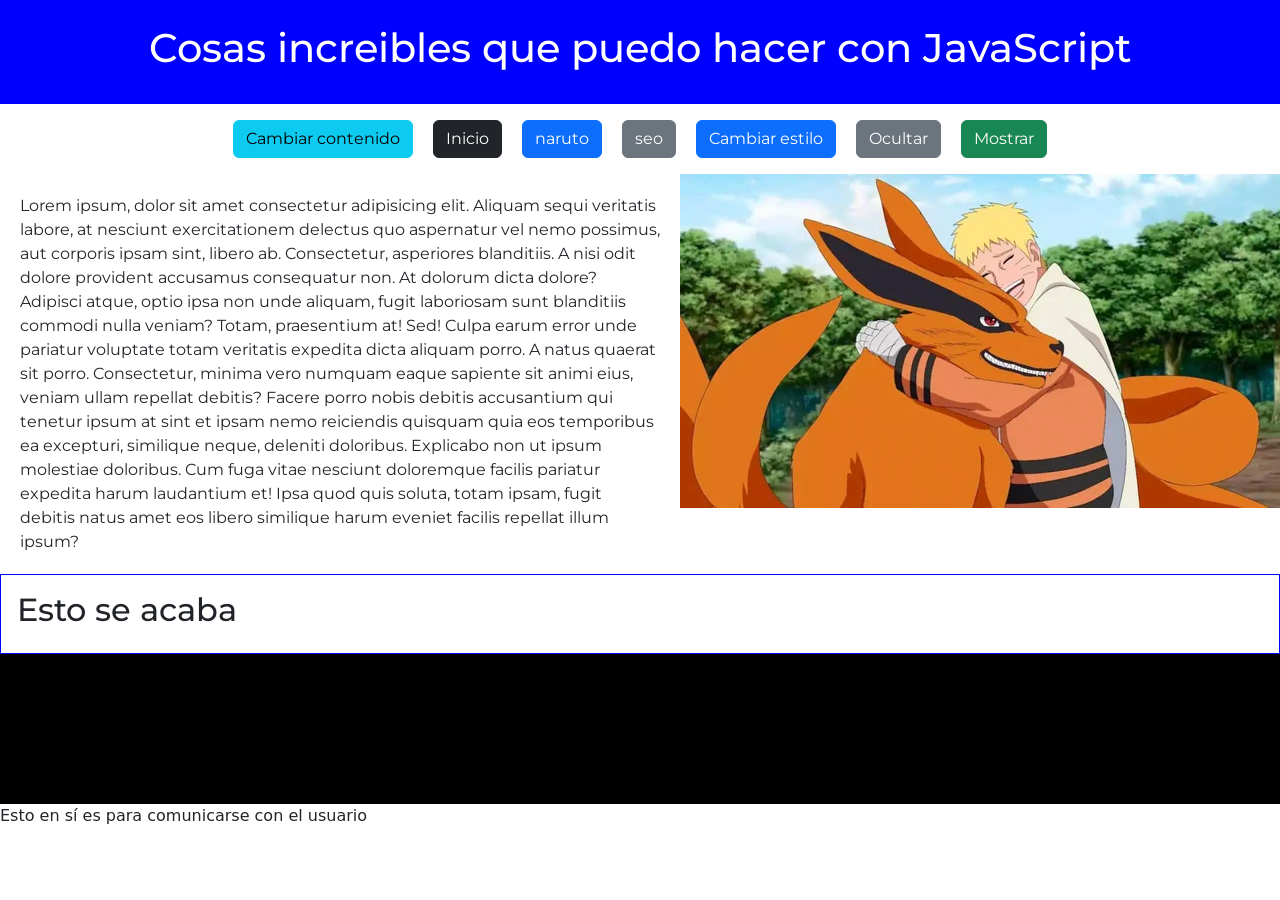
<file: index.html>
<!DOCTYPE html>
<html lang="en">

<head>
  <meta charset="UTF-8">
  <meta name="viewport" content="width=device-width, initial-scale=1.0">
  <link href="https://cdn.jsdelivr.net/npm/bootstrap@5.3.8/dist/css/bootstrap.min.css" rel="stylesheet"
    integrity="sha384-sRIl4kxILFvY47J16cr9ZwB07vP4J8+LH7qKQnuqkuIAvNWLzeN8tE5YBujZqJLB" crossorigin="anonymous">

  <link rel="stylesheet" href="estilos.css">
  <title>Document</title>
</head>

<body>

  <header>

    <h1> Cosas increibles que puedo hacer con JavaScript</h1>

  </header>

  <section class="botonera">

    <button type="button" class="btn btn-info"
      onclick="document.getElementById('parrafo').innerHTML ='flipa y reflipa'">Cambiar contenido</button>

    <!-- Onclick getElementById es un metodo, Suna funcion -->

    <button type="button" class="btn btn-dark" onclick="window.location.reload()">Inicio</button>


    <button type="button" class="btn btn-primary"
      onclick="document.querySelector('.foto').src='img/Naruto_et_Kurama.webp'">naruto</button>
    <button type="button" class="btn btn-secondary"
      onclick="document.querySelector('.foto').src='img/despacho-factoria-del-seo.jpg'">seo</button>

    <button type="button" class="btn btn-primary" onclick="document.querySelector('header').style.background='black'">Cambiar estilo</button>
    <!-- <button type="button" class="btn btn-secondary" onclick="document.querySelector('.otraseccion').style.display='none'">Ocultar</button>
    <button type="button" class="btn btn-success"onclick="document.querySelector('.otraseccion').style.display='block'"></button>>Mostrar</button> -->

    <button type="button" class="btn btn-secondary" onclick="document.querySelector('.otraseccion').style.visibility='hidden'">Ocultar</button>
    <button type="button" class="btn btn-success"onclick="document.querySelector('.otraseccion').style.visibility='visible'">Mostrar</button>
  </section>
  <section class="texto">

    <p id="parrafo">Lorem ipsum, dolor sit amet consectetur adipisicing elit. Aliquam sequi veritatis labore, at
      nesciunt exercitationem delectus quo aspernatur vel nemo possimus, aut corporis ipsam sint, libero ab.
      Consectetur, asperiores blanditiis.
      A nisi odit dolore provident accusamus consequatur non. At dolorum dicta dolore? Adipisci atque, optio ipsa non
      unde aliquam, fugit laboriosam sunt blanditiis commodi nulla veniam? Totam, praesentium at! Sed!
      Culpa earum error unde pariatur voluptate totam veritatis expedita dicta aliquam porro. A natus quaerat sit porro.
      Consectetur, minima vero numquam eaque sapiente sit animi eius, veniam ullam repellat debitis?
      Facere porro nobis debitis accusantium qui tenetur ipsum at sint et ipsam nemo reiciendis quisquam quia eos
      temporibus ea excepturi, similique neque, deleniti doloribus. Explicabo non ut ipsum molestiae doloribus.
      Cum fuga vitae nesciunt doloremque facilis pariatur expedita harum laudantium et! Ipsa quod quis soluta, totam
      ipsam, fugit debitis natus amet eos libero similique harum eveniet facilis repellat illum ipsum?</p>

    <div class="imagen">
      <img class="foto" src="img/Naruto_et_Kurama.webp" alt="abrazo-naruto-kurama">
    </div>


  </section>

  <div class="otraseccion">

    <h2> Esto se acaba</h2>
  </div>

  <footer>

  </footer>


<script src="scripts.js"></script>

</body>

</html>
</file>
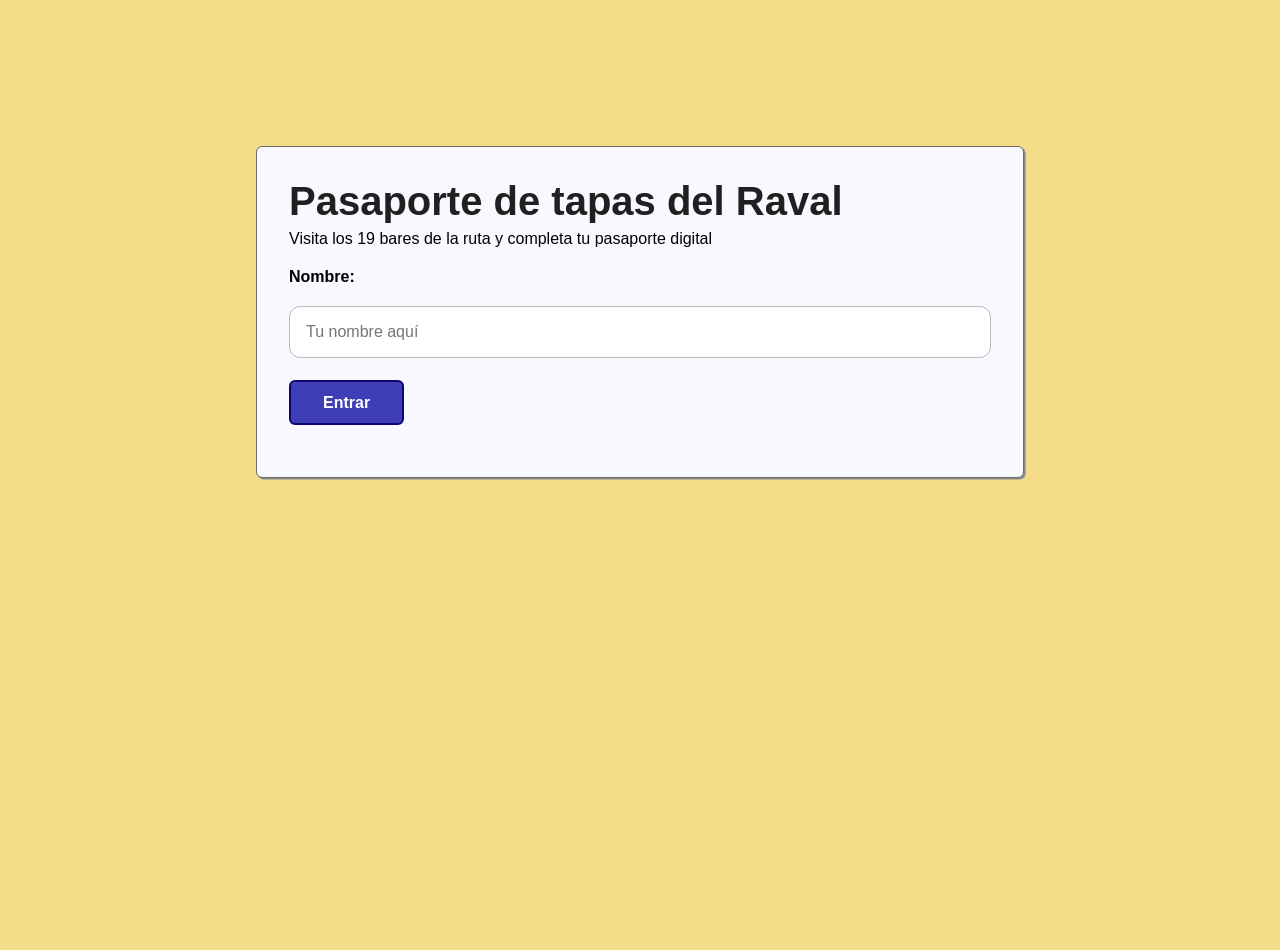
<file: 20260714-pasaporte-bares/index.html>
<!DOCTYPE html>
<html lang="es-ES">

<head>
  <meta charset="UTF-8">
  <meta name="viewport" content="width=device-width, initial-scale=1.0">
  <title>BARES</title>
  <link rel="stylesheet" href="estilos.css">
</head>

<body>

  <main>
    <!-- seccion de acceso  -->

    <section id="acceso">


      <h1>Pasaporte de tapas del Raval</h1>
      <p>Visita los 19 bares de la ruta y completa tu pasaporte digital</p>
      <label for="nombre">Nombre:</label>
      <input type="text" id="nombre" placeholder="Tu nombre aquí">
      <button id="btn-entrar">Entrar</button>
      <p id="mensajeAcceso"></p>
    </section>

    <section id="pasaporte">
      <header>
        <h2 id="saludo"></h2>
        <p class="" id="progreso"></p>
        <div class="barra">
          <div class="barraProgreso"></div>
        </div>
        <p id="estadoPasaporte"></p>
      </header>

      <section id="listaBares"></section>
      <p id="mensajeSello"></p>
    </section>

  </main>


  <script src="scripts.js"></script>

</body>

</html>
</file>
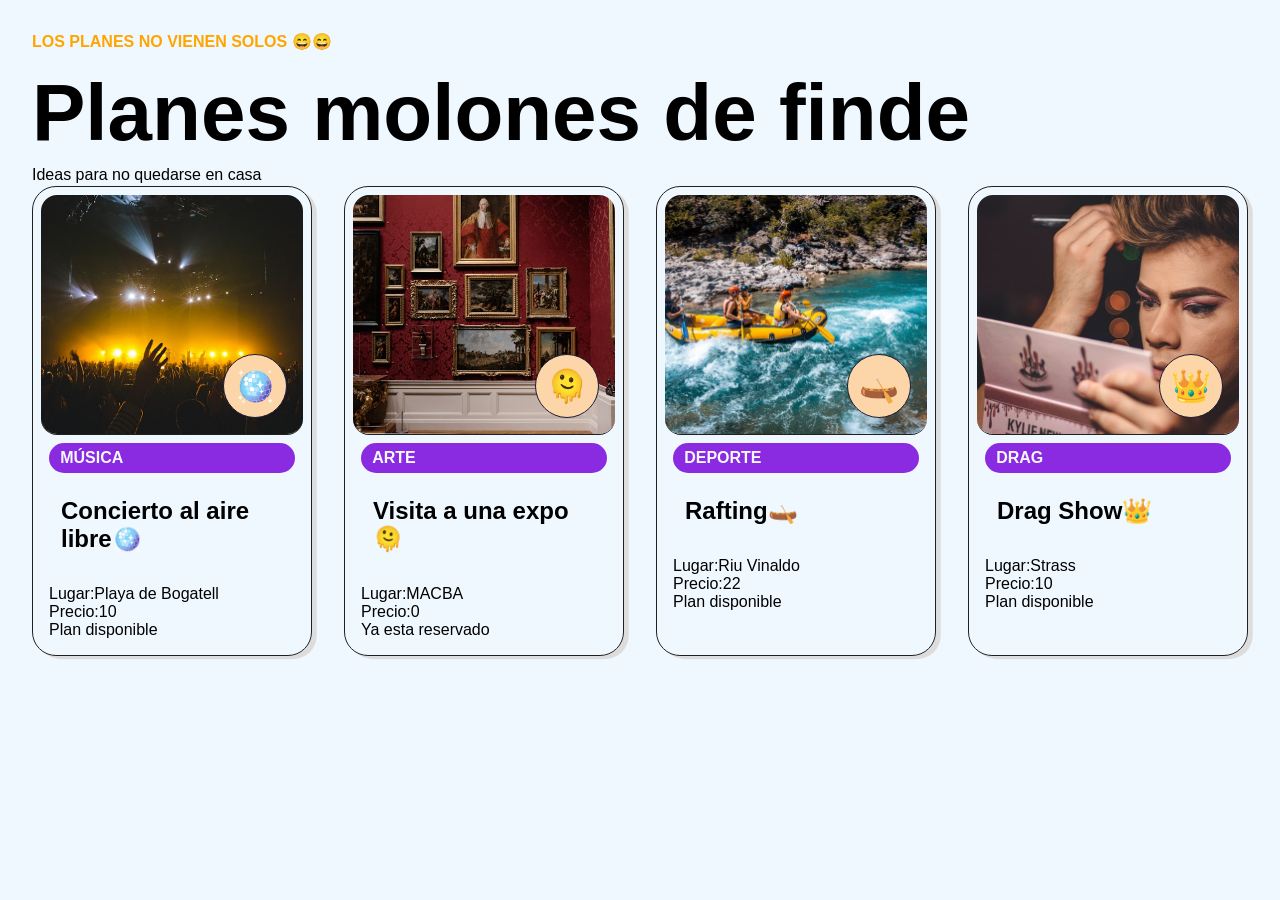
<file: 20260716-planes/index.html>
<!DOCTYPE html>
<html lang="es-ES">
<head>
    <meta charset="UTF-8">
    <meta name="viewport" content="width=device-width, initial-scale=1.0">
    <title>Planes Molones</title>
    <link rel="stylesheet" href="estilos.css">
</head>
<body>

    <header>
        <p class="miniTitulo"> Los planes no vienen solos 😄😄</p>
        <h1>Planes molones de finde</h1>
        <p>Ideas para no quedarse en casa</p>
    </header>
    <main>
        <section id="listaPlanes"></section>
    </main>



    <script src="script.js"></script>
    
</body>
</html>
</file>
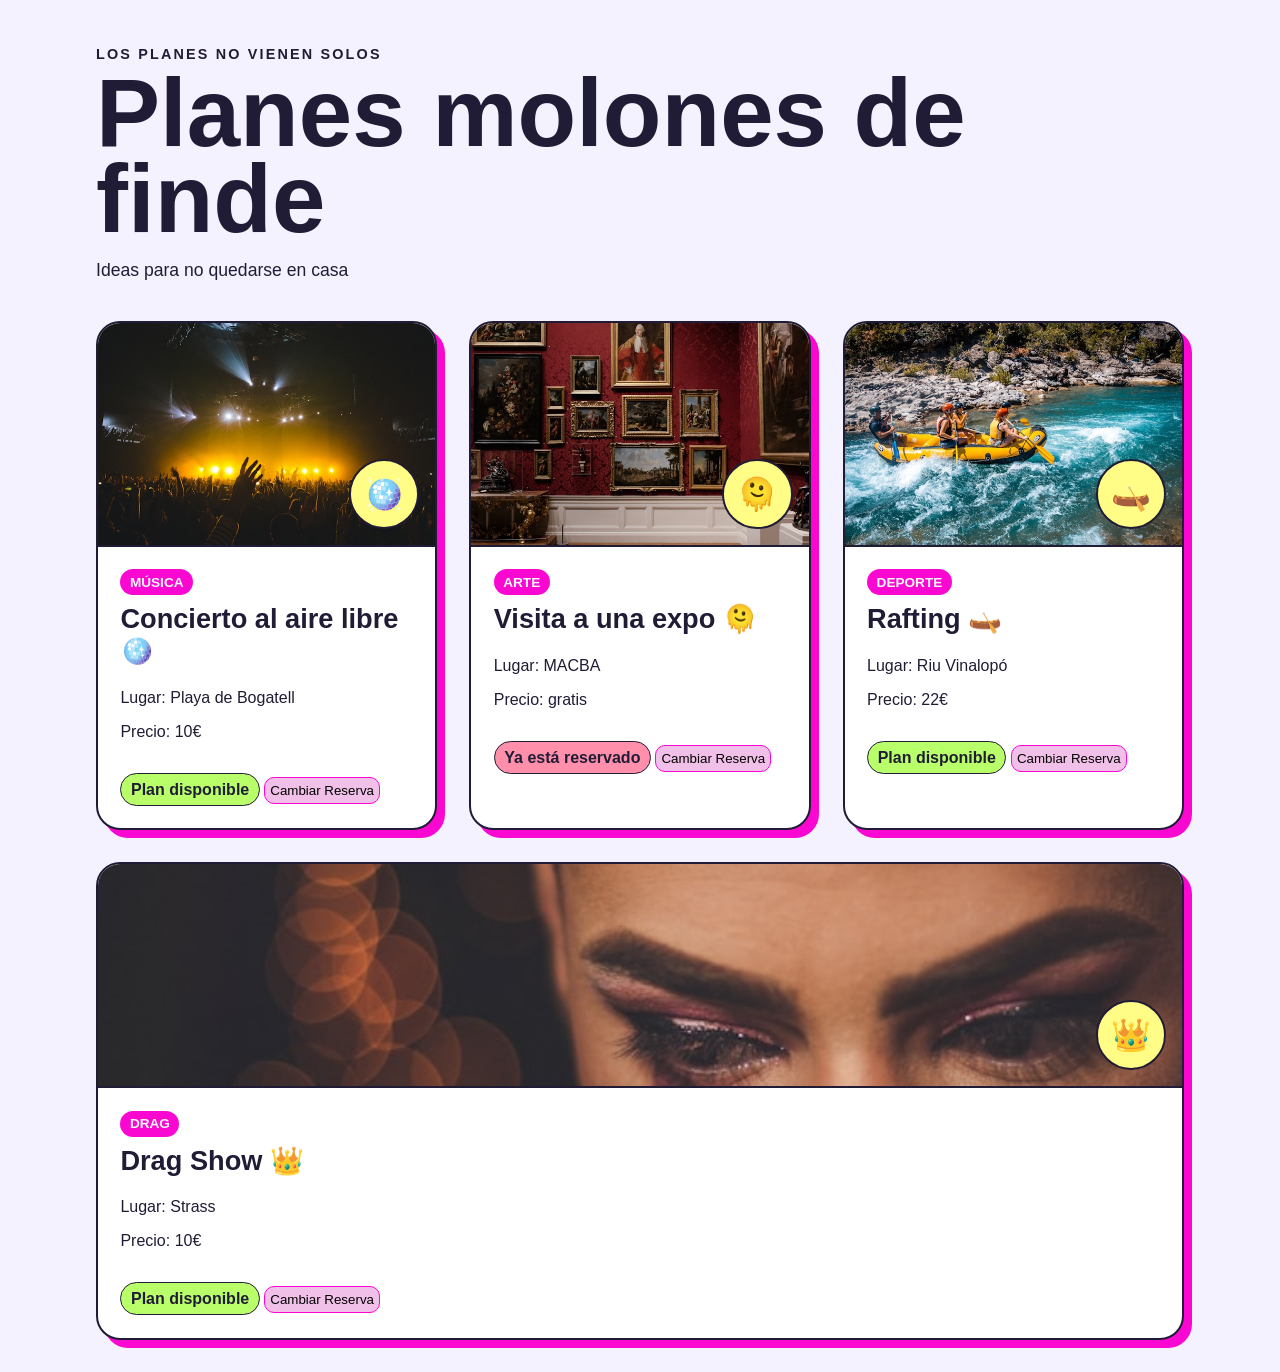
<file: 260716_planes_estilos_maria/index.html>
<!DOCTYPE html>
<html lang="en">
<head>
    <meta charset="UTF-8">
    <meta name="viewport" content="width=device-width, initial-scale=1.0">
    <link rel="stylesheet" href="estilos.css">
    <title>Planes molones</title>
</head>
<body>
    <header>
        <p class="miniTitulo">Los planes no vienen solos </p>
        <h1>Planes molones de finde</h1>
        <p>Ideas para no quedarse en casa </p>
    </header>
    <main>
        <section id="listaPlanes"></section>
    </main>


    <script src="planes.js"></script>
</body>
</html>
</file>
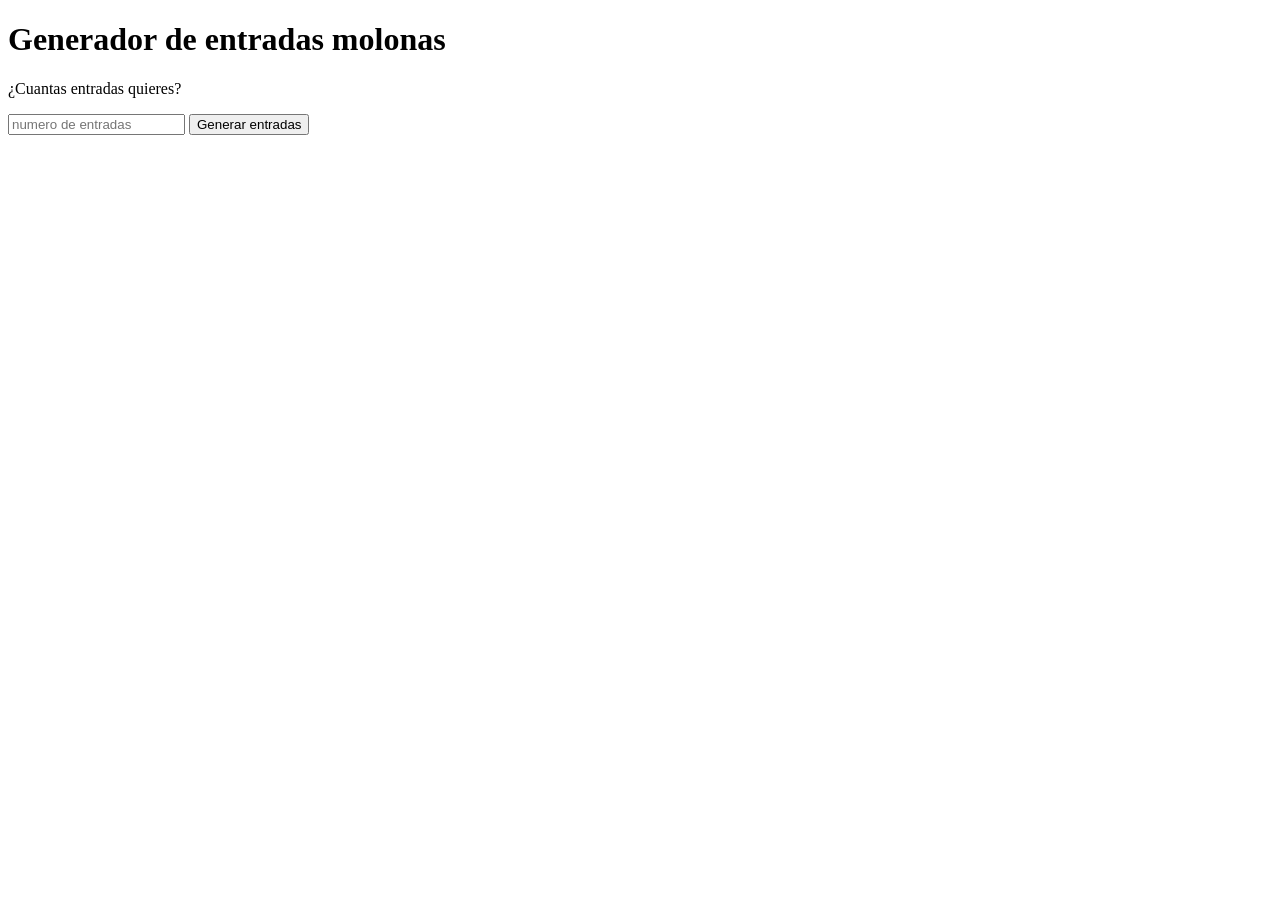
<file: ejercicios-clase/20260710_bucles_entradas/index.html>
<!DOCTYPE html>
<html lang="es-ES">

<head>
  <meta charset="UTF-8">
  <meta name="viewport" content="width=device-width, initial-scale=1.0">
  <title>Entradas molonas</title>
  <!-- Añadir estilos si lo quiero retocar luego -->
</head>

<body>

  <main>

      <h1> Generador de entradas molonas</h1>
      <p>¿Cuantas entradas quieres?</p>
      <input type="text" id="cantidadEntradas" placeholder="numero de entradas">
      <button id="btnGenerar">Generar entradas</button>
      <div class="mensaje"></div>

  </main>




  <script src="scripts.js"></script>

</body>

</html>
</file>
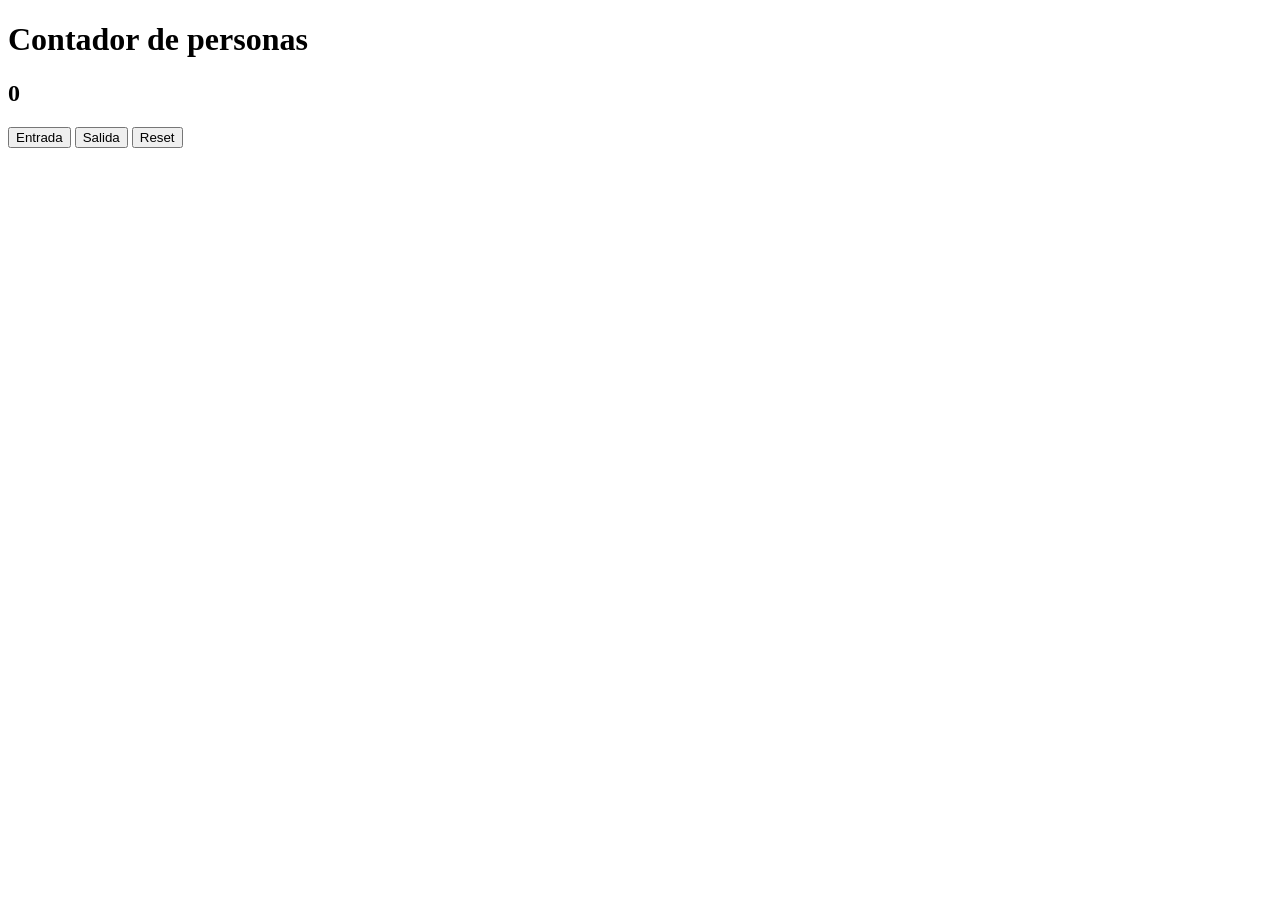
<file: ejercicios-clase/260708/index.html>
<!DOCTYPE html>
<html lang="en">

<head>
  <meta charset="UTF-8">
  <meta name="viewport" content="width=device-width, initial-scale=1.0">
  <link rel="stylesheet" href="estilos.css">
  <title>Contador</title>
</head>

<body>
  <main>
    <h1>Contador de personas</h1>
    <h2 id="contador">0</h2>
    <div class="botonera">
      <button id="btn-entrada">Entrada</button>
      <button id="btn-salida">Salida</button>

      <button id="btn-reset">Reset</button>

      <h3 id="mensaje"></h3>

    </div>
  </main>


  <script src="contador.js"></script>
</body>

</html>
</file>
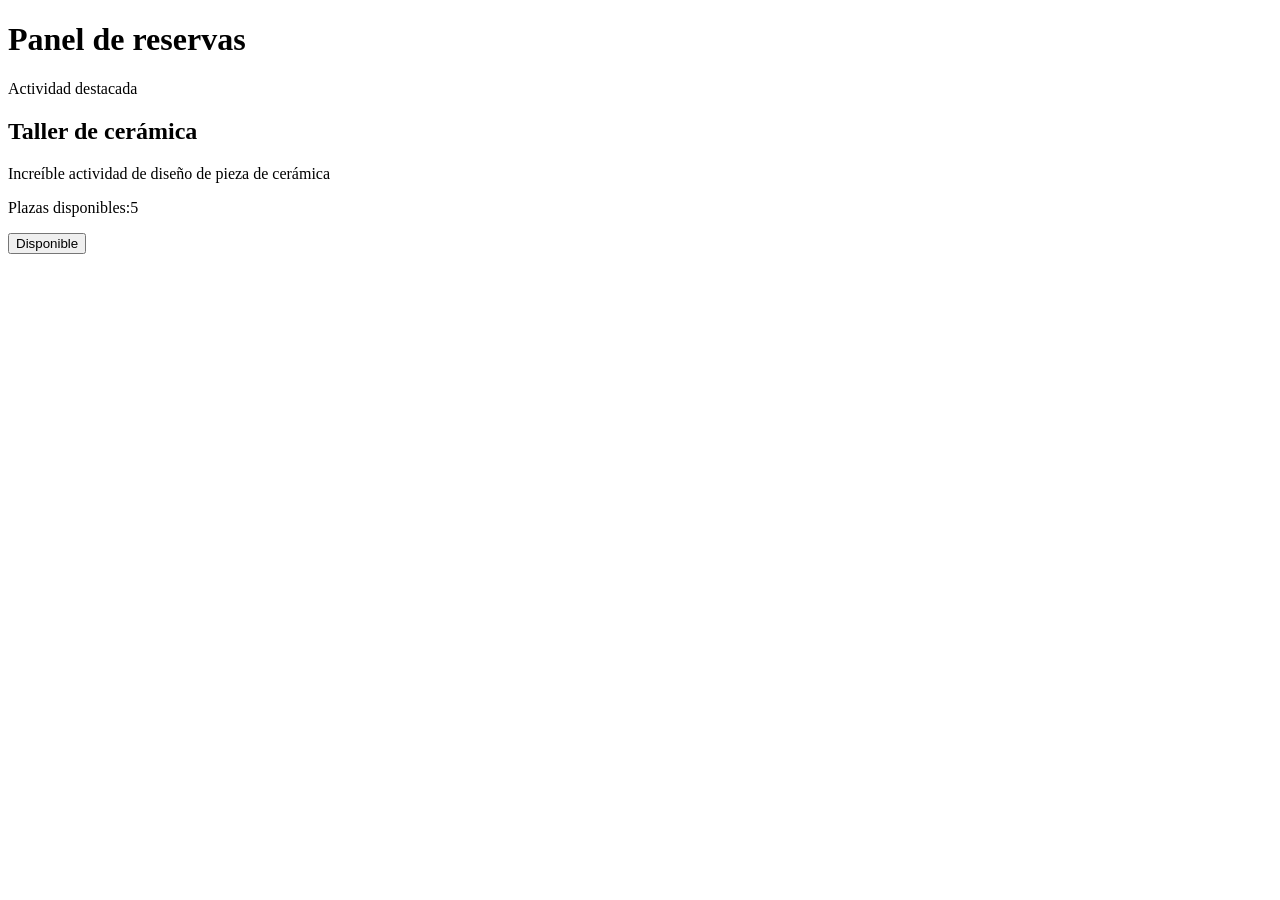
<file: ejercicios-clase/260722_panel_reservas/index.html>
<!DOCTYPE html>
<html lang="es-ES">

<head>
    <meta charset="UTF-8">
    <meta name="viewport" content="width=device-width, initial-scale=1.0">
    <title>Panel de reservas</title>
    <link rel="stylesheet" href="estilos.css">
</head>

<body>

    <main>
        <h1>Panel de reservas</h1>
        <section id="actividad">
            <p>Actividad destacada</p>
            <h2>Taller de cerámica</h2>
            <p>Increíble actividad de diseño de pieza de cerámica</p>
            <p>Plazas disponibles:<span id="numeroPlazas">5</span><p>
            <button id="btnReserva">Disponible</button>
            <p id="mensajeReserva"></p>
        </section>
    </main>



    <script src="scripts.js" defer></script>

</body>

</html>
</file>
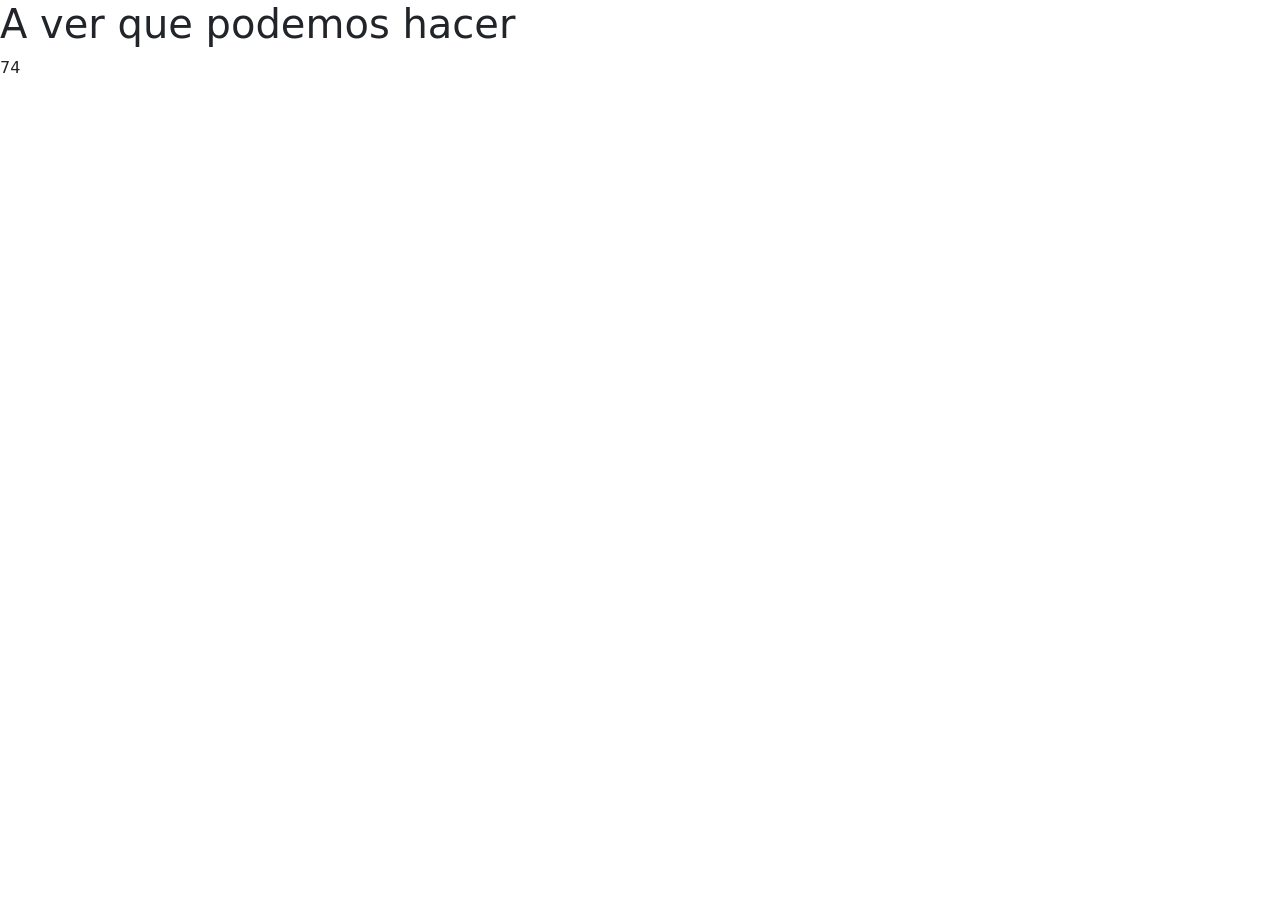
<file: 260703_variables_datos.html>
<!DOCTYPE html>
<html lang="es-ES">

<head>
  <meta charset="UTF-8">
  <meta name="viewport" content="width=device-width, initial-scale=1.0">
  <link href="https://cdn.jsdelivr.net/npm/bootstrap@5.3.8/dist/css/bootstrap.min.css" rel="stylesheet"
    integrity="sha384-sRIl4kxILFvY47J16cr9ZwB07vP4J8+LH7qKQnuqkuIAvNWLzeN8tE5YBujZqJLB" crossorigin="anonymous">

 
  <title>Variables</title>
</head>

<body>

  <h1> A ver que podemos hacer</h1>

  


<script src="datos.js"></script>

</body>

</html>
</file>
<file: estilos.css>
@import url("https://fonts.googleapis.com/css2?family=Montserrat:ital,wght@0,100..900;1,100..900&family=Roboto:ital,wght@0,100..900;1,100..900&display=swap");

* {

  font-family: "montserrat", sans-serif;
  margin: 0;
  box-sizing:border-box;
}

h1{color:white;}

p{margin:20px;}

header{
  background-color: blue;
  padding:1.5rem;
  text-align:center;
}

.botonera{
  display:flex;
  padding:1em;
  justify-content: center;
  gap:20px;

}

.texto {
  display:flex;
}

texto img{

  width:100%;
 

}

.otraseccion{

  border:1px solid blue;
  padding:16px;

}

footer{
  height:150px;
  background-color: black;
}
</file>
<file: 20260714-pasaporte-bares/estilos.css>
* {
  margin: 0;
  box-sizing: border-box;
}

body {
  font-family: Verdana, Geneva, Tahoma, sans-serif;
  background-color: #f5dc89;
  color: black;
  min-height: 100vh;
}

main {
  max-width: 60%;
  margin: 50px auto;
  padding: 2em 0;
}

#acceso {
  width: 100%;
  background-color: ghostwhite;
  border: 1px solid #6b6b6b;
  border-radius: 6px;
  padding: 2em;
  margin: 4em auto;
  box-shadow: 0.1em 0.1em 0 #8b8b8b;
}

#pasaporte{
  display:none;
}

#acceso h1 {
  font-size: 2.5em;
  margin: 0;
  color: #202020;
}

#acceso p{
  margin-top:6px;
  margin-bottom:20px;
}

label {
  margin-bottom: 0.5em;
  font-weight: bold;
}

input {
  margin-top:20px;
  width: 100%;
  padding: 1em;
  font-size: 1em;
  border: 1px solid #b9b8b8;
  border-radius: 0.7em;
}

button {
  margin-top: 1.4em;
  padding: .7em 2em;
  font-size: 1em;
  font-weight: bold;
  background-color: #3d3db6;
  color:white;
  border: 0.15em solid #100475;
  border-radius:6px;
}

button:hover{
transform:translateY(-0.15);
}

button:disabled{
  opacity:0.5;
  cursor:not-allowed;
}

.barra{
  width:100%;
  height:1.5em;
  overflow:hidden;
  background-color: ghostwhite;
  border:0.15em solid #6b6b6b;
  border-radius:1em;
}

.barraProgreso{
  width:0;
  height:100%;
  background-color: #8b8b8b;
  transition:width 0.4s;
}


#listaBares {
  display: grid;
  /* Creamos exactamente 3 columnas del mismo tamaño */
  grid-template-columns: repeat(3, 1fr); 
  gap: 20px;            /* Espacio de separación entre tarjetas */
  margin-top: 2em;      /* Separación superior con respecto a la barra */
}

/* Estilos para las tarjetas individuales de los bares */
.bar {
  background-color: ghostwhite;
  border: 1px solid #6b6b6b;
  border-radius: 6px;
  padding: 1.5em;
  display: flex;
  flex-direction: column;
  justify-content: space-between;
  box-shadow: 0.1em 0.1em 0 #8b8b8b;
}

/* Estilo para destacar visualmente el bar una vez sellado */
.bar-visitado {
  background-color: #d1f2d9; /* Un tono verde suave y agradable */
  border-color: #79c88e;
}

/* --- Adaptación para móviles (Opcional pero muy recomendable) --- */
/* Si la pantalla mide menos de 768px (móviles), pasa a verse en 1 columna */
@media (max-width: 768px) {
  #listaBares {
    grid-template-columns: 1fr;
  }
}
</file>
<file: 20260716-planes/estilos.css>
*{
    font-family: Verdana, Geneva, Tahoma, sans-serif;
    box-sizing: border-box;
    margin:0;
}

body{
    padding:2em;
    background-color:aliceblue;
    color:black;
}

header{
    margin:0 auto;

}

header h1{
    font-size: clamp(3em, 8vw, 5em);
    line-height:1.3;

}

header p{
    font-size: 1em;
    line-height:1.3;

}

.miniTitulo{
    margin-bottom: .5em;
    font-weight:bold;
    text-transform:uppercase;
    color:orange;
}

#listaPlanes{

    display:flex;
    flex-wrap: wrap;
    margin:auto;
    gap: 2em;

}

.tarjeta{
    flex:1;
    overflow:hidden;
    border:0.5px solid #202020;
    border-radius:24px;
    box-shadow:0.3em 0.2em 0 #dddddd;
    padding:8px;
}


.contenedorImagen{
    overflow:hidden;
    border-bottom:0.5px solid #202020;
    border-radius:16px;
    height:15em;
    position:relative;
}

.contenedorImagen img{
    width: 100%;
    height:100%;
    object-fit:cover;
}

.icono{
    position:absolute;
    right: .5em;
    bottom: .5em;
    display:flex;
    align-items: center;
    justify-content:center;
    width:2em;
    height:2em;
    border:1px solid #211c35;
    border-radius:50%;
    background-color:rgb(252, 214, 168);
    font-size:2em;
}

.contenidoTarjeta{
    padding:8px;
}

.contenidoTarjeta h2{
    padding:.5em;
    margin:.5em 0 .8em;

}

.categoria{
    text-transform:uppercase;
    background-color:blueviolet;
    padding:.4em .7em;
    border-radius:2em;
    color:ghostwhite;
    font-size:1em;
    font-weight:bold;
    margin:0;
}

.estado{
    display:inline-block;
    margin-bottom:0;
    padding: .5em .8em;
}
</file>
<file: 260716_planes_estilos_maria/estilos.css>
* {
  box-sizing: border-box;
}

body {
  margin: 0;
  padding: 2em;
  font-family: Verdana, Geneva, Tahoma, sans-serif, sans-serif;
  background-color: #f5f2ff;
  color: #211c35;
}

header {
  max-width: 68em;
  margin: 0 auto 2.5em;
}

header h1 {
  margin: 0;
  font-size: clamp(3em, 8vw, 6em);
  line-height: 0.9;
}

header p {
  max-width: 35em;
  font-size: 1.1em;
}

.miniTitulo {
  margin-bottom: 0.5em;
  font-size: 0.9em;
  font-weight: bold;
  text-transform: uppercase;
  letter-spacing: 0.15em;
}

#listaPlanes {
  display: flex;
  flex-wrap: wrap;
  gap: 2em;
  max-width: 68em;
  margin: auto;
}

.tarjeta {
  flex: 1 1 18em;
  overflow: hidden;
  border: 0.15em solid #211c35;
  border-radius: 1.5em;
  background-color: rgb(255, 255, 255);
  box-shadow: 0.5em 0.5em 0 #fa08d2;
}

.contenedorImagen {
  position: relative;
  height: 14em;
  overflow: hidden;
  border-bottom: 0.15em solid #211c35;
}

.contenedorImagen img {
  width: 100%;
  height: 100%;
  object-fit: cover;
}

.icono {
  position: absolute;
  right: 0.5em;
  bottom: 0.5em;

  display: flex;
  align-items: center;
  justify-content: center;

  width: 2.2em;
  height: 2.2em;

  border: 0.08em solid #211c35;
  border-radius: 50%;

  background-color: #fffd85;

  font-size: 2em;
}
.icono {
  position: absolute;
  right: 0.5em;
  bottom: 0.5em;

  display: flex;
  align-items: center;
  justify-content: center;

  width: 2.2em;
  height: 2.2em;

  border: 0.08em solid #211c35;
  border-radius: 50%;

  background-color: #fffd85;

  font-size: 2em;
}
.contenidoTarjeta {
  padding: 1.4em;
}

.contenidoTarjeta h2 {
  margin: 0.3em 0 0.8em;
  font-size: 1.7em;
}

.categoria {
  display: inline-block;
  margin: 0;
  padding: 0.4em 0.7em;
  border-radius: 2em;
  background-color: #fa08d2;
  font-size: 0.85em;
  font-weight: bold;
  text-transform: uppercase;
  color: ghostwhite;
}
.estado {
  display: inline-block;
  margin-bottom: 0;
  padding: 0.4em 0.6em;
  border: 0.1em solid #211c35;
  border-radius: 2em;
  font-weight: bold;
}

.disponible {
  background-color: #b8ff6a;
}

.reservado {
  background-color: #ff8fab;
}

button{
  padding:5px;
  border:1px solid #fa08d2;
  background-color: #f1c0e9;
  border-radius:10px;
}
</file>
<file: ejercicios-clase/260708/estilos.css>
.rojo{
  color:red;
}

.naranja{
  color:orange;
}
</file>
<file: ejercicios-clase/260722_panel_reservas/estilos.css>
.reservada{
    background-color: rgb(172, 255, 172);
}
</file>
